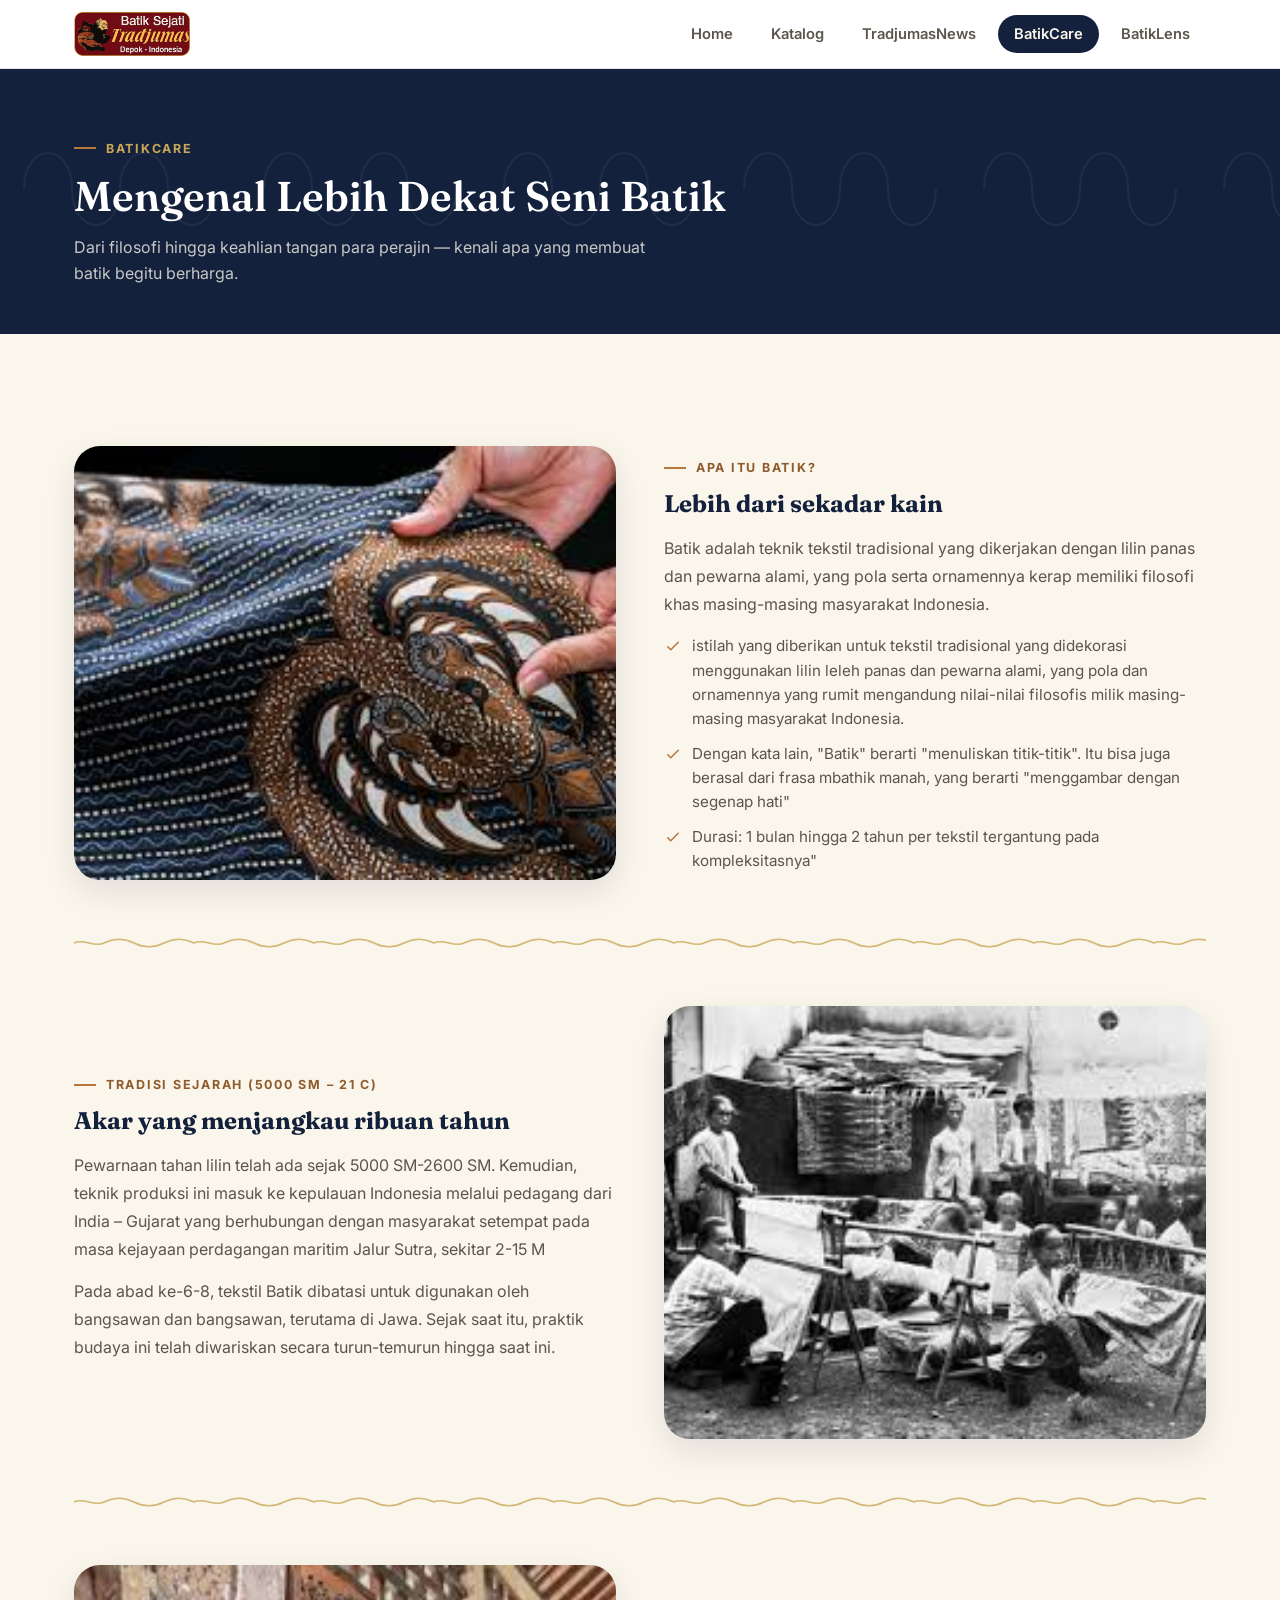
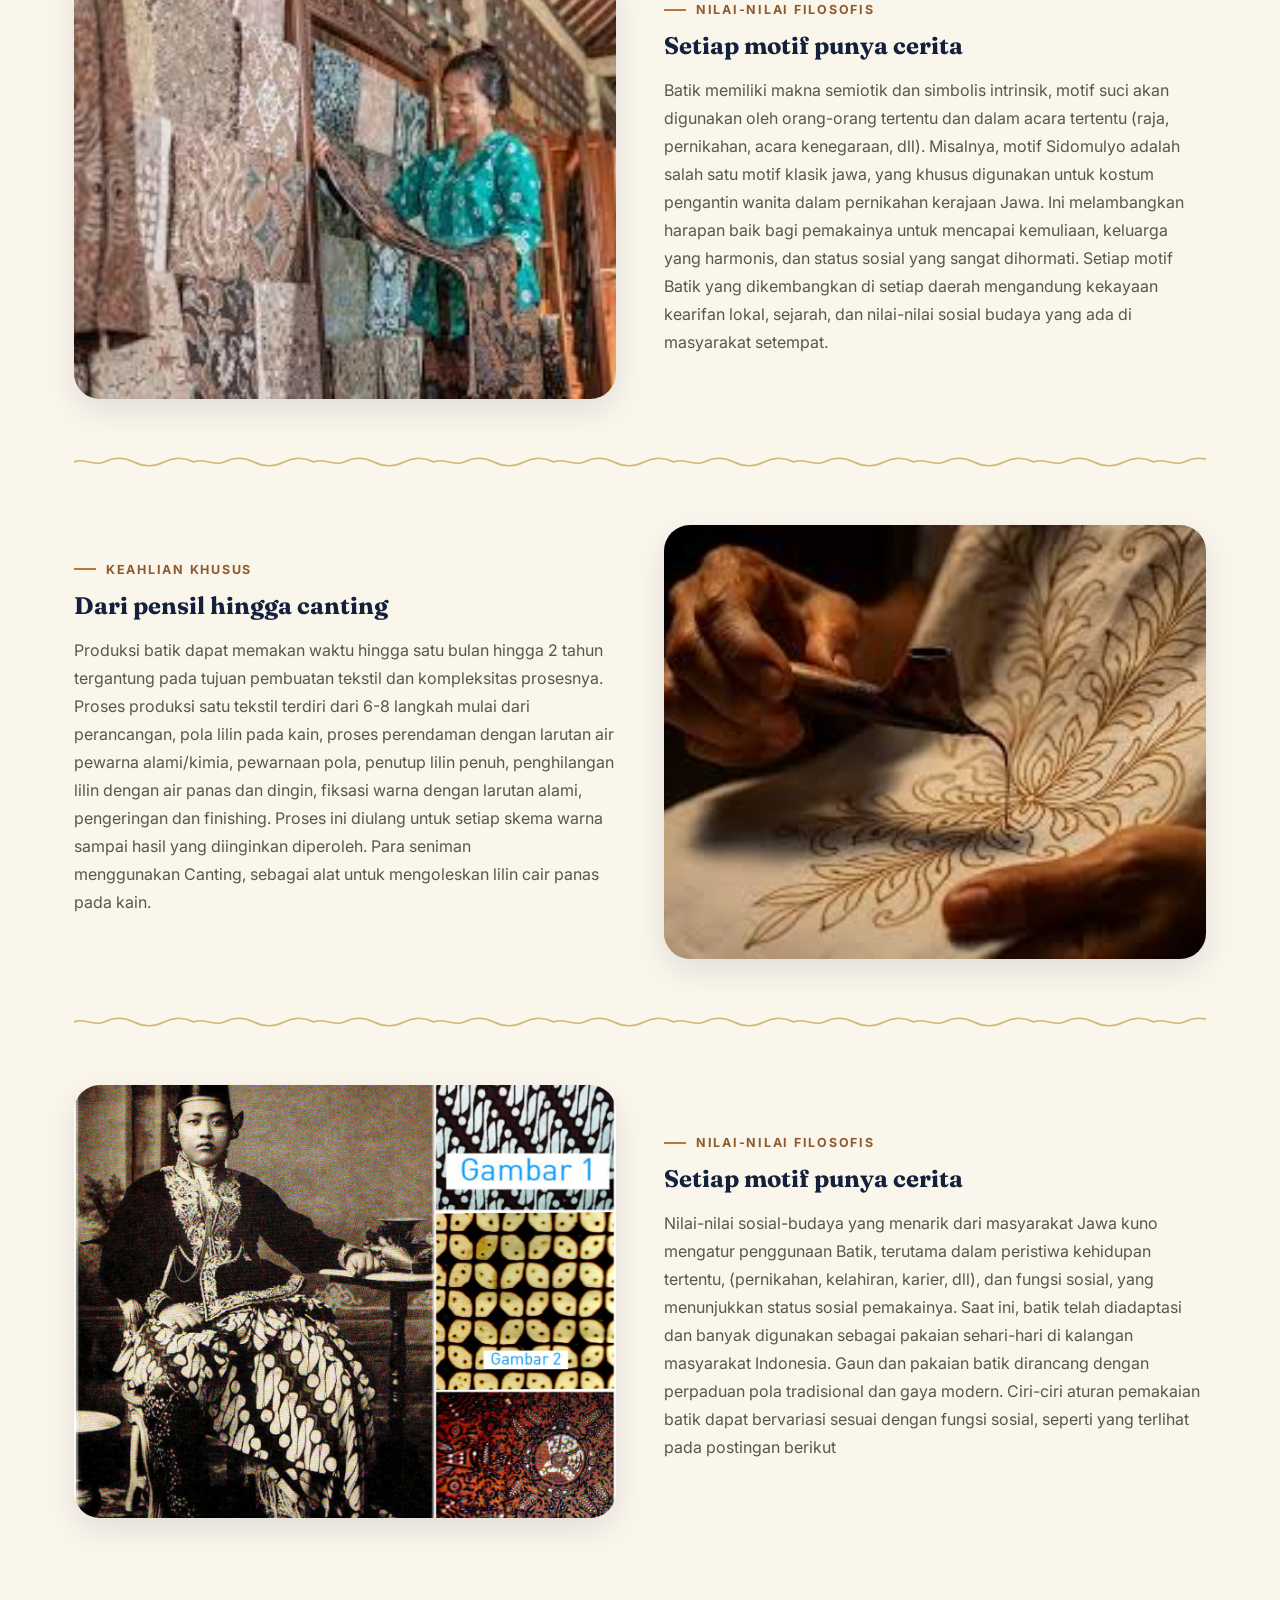
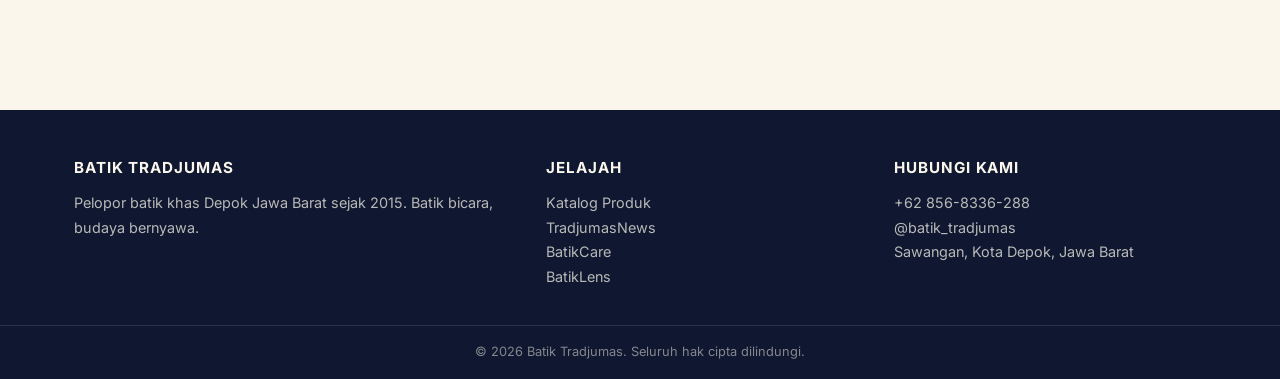
<file: batikcare.html>
<!DOCTYPE html>
<html lang="id">
<head>
<meta charset="UTF-8">
<meta name="viewport" content="width=device-width, initial-scale=1.0">
<title>BatikCare — Batik Tradjumas</title>
<meta name="description" content="Pelajari apa itu batik, tradisi sejarah, nilai-nilai filosofis, dan keahlian khusus di balik pembuatan kain batik.">
<link rel="stylesheet" href="css/style.css">
</head>
<body>
<a href="#main" class="skip-link">Lewati ke konten utama</a>

<header class="navbar">
  <div class="nav-inner">
    <a href="index.html" class="brand">
      <span class="brand-mark">
        <img src="images/logo.png" alt="Logo Batik Sejati Tradjumas - Depok Indonesia">
      </span>
    </a>
    <button class="nav-toggle" aria-label="Buka menu navigasi" aria-expanded="false">
      <svg viewBox="0 0 24 24" fill="none" stroke="currentColor" stroke-width="2"><path d="M3 6h18M3 12h18M3 18h18" stroke-linecap="round"/></svg>
    </button>
    <nav class="nav-links" aria-label="Navigasi utama">
      <a href="index.html">Home</a>
      <a href="katalog.html">Katalog</a>
      <a href="tradjumasnews.html">TradjumasNews</a>
      <a href="batikcare.html" class="active">BatikCare</a>
      <a href="batiklens.html">BatikLens</a>
    </nav>
  </div>
</header>

<main id="main">
  <div class="page-header">
    <div class="container">
      <span class="section-label">BatikCare</span>
      <h1>Mengenal Lebih Dekat Seni Batik</h1>
      <p>Dari filosofi hingga keahlian tangan para perajin — kenali apa yang membuat batik begitu berharga.</p>
    </div>
  </div>

  <section class="section-tight">
    <div class="container">

      <!-- Apa itu batik -->
      <div class="care-block">
        <div class="care-photo">
          <img src="images/batikcare.jpeg" alt="Proses pembuatan batik tradisional dengan canting">
        </div>
        <div class="care-text">
          <span class="section-label">Apa Itu Batik?</span>
          <h3>Lebih dari sekadar kain</h3>
          <p>Batik adalah teknik tekstil tradisional yang dikerjakan dengan lilin panas dan pewarna alami, yang pola serta ornamennya kerap memiliki filosofi khas masing-masing masyarakat Indonesia.</p>
          <ul>
            <li>
              <svg viewBox="0 0 24 24" fill="none" stroke="currentColor" stroke-width="2"><path d="M5 13l4 4L19 7" stroke-linecap="round" stroke-linejoin="round"/></svg>
              <span>istilah yang diberikan untuk tekstil tradisional yang didekorasi menggunakan lilin leleh panas dan pewarna alami, yang pola dan ornamennya yang rumit mengandung nilai-nilai filosofis milik masing-masing masyarakat Indonesia.</span>
            </li>
            <li>
              <svg viewBox="0 0 24 24" fill="none" stroke="currentColor" stroke-width="2"><path d="M5 13l4 4L19 7" stroke-linecap="round" stroke-linejoin="round"/></svg>
              <span>Dengan kata lain, "Batik" berarti "menuliskan titik-titik". Itu bisa juga berasal dari frasa mbathik manah, yang berarti "menggambar dengan segenap hati"</span>
            </li>
            <li>
              <svg viewBox="0 0 24 24" fill="none" stroke="currentColor" stroke-width="2"><path d="M5 13l4 4L19 7" stroke-linecap="round" stroke-linejoin="round"/></svg>
              <span>Durasi: 1 bulan hingga 2 tahun per tekstil tergantung pada kompleksitasnya"</span>
            </li>
          </ul>
        </div>
      </div>

      <div class="canting-divider care-divider"></div>

      <!-- Tradisi sejarah -->
      <div class="care-block reverse">
        <div class="care-photo">
          <img src="images/batikcare2.jpg" alt="Dokumentasi sejarah perdagangan batik di pasar tradisional">
        </div>
        <div class="care-text">
          <span class="section-label">Tradisi Sejarah (5000 SM – 21 C)</span>
          <h3>Akar yang menjangkau ribuan tahun</h3>
          <p>Pewarnaan tahan lilin telah ada sejak 5000 SM-2600 SM. Kemudian, teknik produksi ini masuk ke kepulauan Indonesia melalui pedagang dari India – Gujarat yang berhubungan dengan masyarakat setempat pada masa kejayaan perdagangan maritim Jalur Sutra, sekitar 2-15 M</p>
          <p> Pada abad ke-6-8, tekstil Batik dibatasi untuk digunakan oleh bangsawan dan bangsawan, terutama di Jawa. Sejak saat itu, praktik budaya ini telah diwariskan secara turun-temurun hingga saat ini.</p>
        </div>
      </div>

      <div class="canting-divider care-divider"></div>

      <!-- Nilai filosofis -->
      <div class="care-block">
        <div class="care-photo">
          <img src="images/batikcare3.jpeg" alt="Perajin mengenakan kain batik dengan motif penuh makna filosofis">
        </div>
        <div class="care-text">
          <span class="section-label">Nilai-Nilai Filosofis</span>
          <h3>Setiap motif punya cerita</h3>
          <p>Batik memiliki makna semiotik dan simbolis intrinsik, motif suci akan digunakan oleh orang-orang tertentu dan dalam acara tertentu (raja, pernikahan, acara kenegaraan, dll). Misalnya, motif Sidomulyo adalah salah satu motif klasik jawa, yang khusus digunakan untuk kostum pengantin wanita dalam pernikahan kerajaan Jawa. Ini melambangkan harapan baik bagi pemakainya untuk mencapai kemuliaan, keluarga yang harmonis, dan status sosial yang sangat dihormati. Setiap motif Batik yang dikembangkan di setiap daerah mengandung kekayaan kearifan lokal, sejarah, dan nilai-nilai sosial budaya yang ada di masyarakat setempat.</p>
        </div>
      </div>

      <div class="canting-divider care-divider"></div>

      <!-- Keahlian khusus -->
      <div class="care-block reverse">
        <div class="care-photo">
          <img src="images/batikcare4.jpeg" alt="Tangan perajin mengaplikasikan canting pada kain batik">
        </div>
        <div class="care-text">
          <span class="section-label">Keahlian Khusus</span>
          <h3>Dari pensil hingga canting</h3>
          <p>Produksi batik dapat memakan waktu hingga satu bulan hingga 2 tahun tergantung pada tujuan pembuatan tekstil dan kompleksitas prosesnya. Proses produksi satu tekstil terdiri dari 6-8 langkah mulai dari perancangan, pola lilin pada kain, proses perendaman dengan larutan air pewarna alami/kimia, pewarnaan pola, penutup lilin penuh, penghilangan lilin dengan air panas dan dingin, fiksasi warna dengan larutan alami, pengeringan dan finishing. Proses ini diulang untuk setiap skema warna sampai hasil yang diinginkan diperoleh. Para seniman menggunakan Canting, sebagai alat untuk mengoleskan lilin cair panas pada kain.</p>
        </div>
      </div>
        <div class="canting-divider care-divider"></div>
         
        <!-- Nilai filosofis -->
      <div class="care-block">
        <div class="care-photo">
          <img src="images/batikcare5.jpg" alt="Perajin mengenakan kain batik dengan motif penuh makna filosofis">
        </div>
        <div class="care-text">
          <span class="section-label">Nilai-Nilai Filosofis</span>
          <h3>Setiap motif punya cerita</h3>
          <p>Nilai-nilai sosial-budaya yang menarik dari masyarakat Jawa kuno mengatur penggunaan Batik, terutama dalam peristiwa kehidupan tertentu, (pernikahan, kelahiran, karier, dll), dan fungsi sosial, yang menunjukkan status sosial pemakainya. Saat ini, batik telah diadaptasi dan banyak digunakan sebagai pakaian sehari-hari di kalangan masyarakat Indonesia. Gaun dan pakaian batik dirancang dengan perpaduan pola tradisional dan gaya modern. Ciri-ciri aturan pemakaian batik dapat bervariasi sesuai dengan fungsi sosial, seperti yang terlihat pada postingan berikut</p>
        </div>
      </div>
    </div>
  </section>
</main>

<footer class="site-footer">
  <div class="container footer-grid">
    <div>
      <h4>Batik Tradjumas</h4>
      <p>Pelopor batik khas Depok Jawa Barat sejak 2015. Batik bicara, budaya bernyawa.</p>
    </div>
    <div>
      <h4>Jelajah</h4>
      <p><a href="katalog.html">Katalog Produk</a></p>
      <p><a href="tradjumasnews.html">TradjumasNews</a></p>
      <p><a href="batikcare.html">BatikCare</a></p>
      <p><a href="batiklens.html">BatikLens</a></p>
    </div>
    <div>
      <h4>Hubungi Kami</h4>
      <p>+62 856-8336-288</p>
      <p>@batik_tradjumas</p>
      <p>Sawangan, Kota Depok, Jawa Barat</p>
    </div>
  </div>
  <div class="footer-bottom">&copy; 2026 Batik Tradjumas. Seluruh hak cipta dilindungi.</div>
</footer>

<script src="js/nav.js"></script>
</body>
</html>
</file>
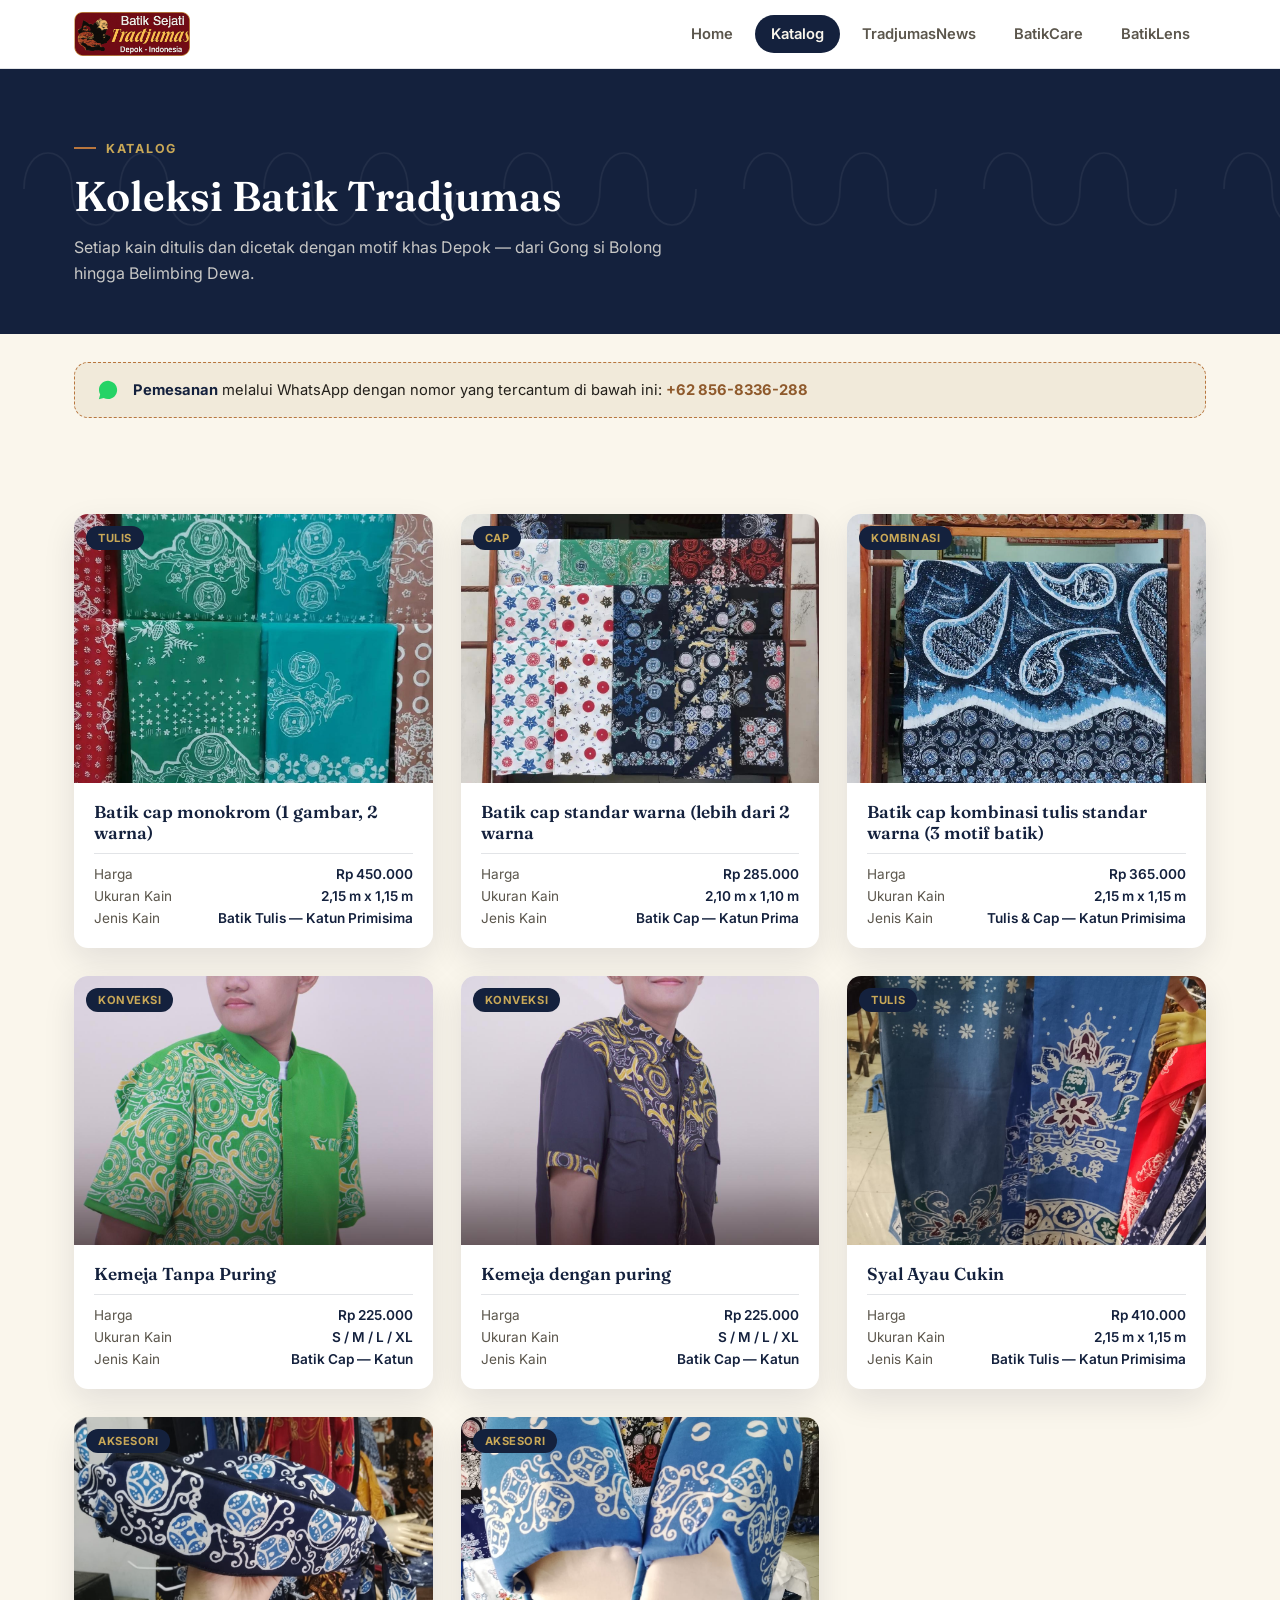
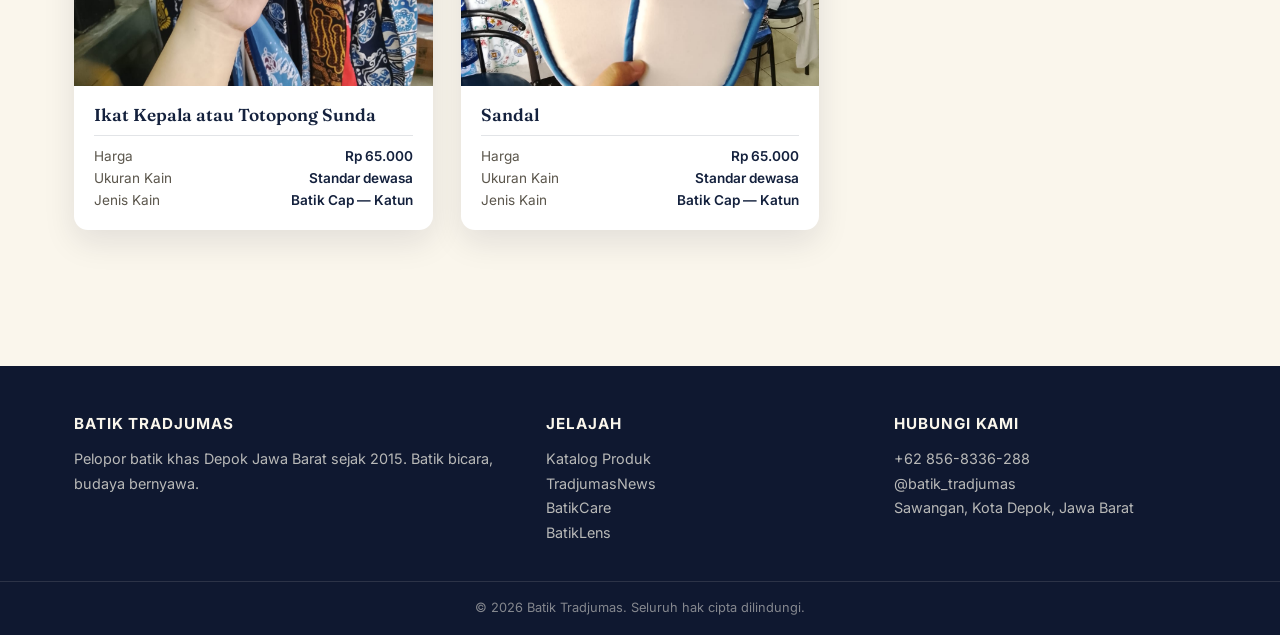
<file: katalog.html>
<!DOCTYPE html>
<html lang="id">
<head>
<meta charset="UTF-8">
<meta name="viewport" content="width=device-width, initial-scale=1.0">
<title>Katalog — Batik Tradjumas</title>
<meta name="description" content="Jelajahi koleksi kain dan produk batik Tradjumas. Pemesanan langsung melalui WhatsApp.">
<link rel="stylesheet" href="css/style.css">
</head>
<body>
<a href="#main" class="skip-link">Lewati ke konten utama</a>

<header class="navbar">
  <div class="nav-inner">
    <a href="index.html" class="brand">
      <span class="brand-mark">
        <img src="images/logo.png" alt="Logo Batik Sejati Tradjumas - Depok Indonesia">
      </span>
    </a>
    <button class="nav-toggle" aria-label="Buka menu navigasi" aria-expanded="false">
      <svg viewBox="0 0 24 24" fill="none" stroke="currentColor" stroke-width="2"><path d="M3 6h18M3 12h18M3 18h18" stroke-linecap="round"/></svg>
    </button>
    <nav class="nav-links" aria-label="Navigasi utama">
      <a href="index.html">Home</a>
      <a href="katalog.html" class="active">Katalog</a>
      <a href="tradjumasnews.html">TradjumasNews</a>
      <a href="batikcare.html">BatikCare</a>
      <a href="batiklens.html">BatikLens</a>
    </nav>
  </div>
</header>

<main id="main">
  <div class="page-header">
    <div class="container">
      <span class="section-label">Katalog</span>
      <h1>Koleksi Batik Tradjumas</h1>
      <p>Setiap kain ditulis dan dicetak dengan motif khas Depok — dari Gong si Bolong hingga Belimbing Dewa.</p>
    </div>
  </div>

  <div class="container">
    <div class="order-banner">
      <svg viewBox="0 0 24 24" fill="currentColor"><path d="M12.04 2C6.58 2 2.13 6.45 2.13 11.91c0 1.74.46 3.44 1.32 4.93L2 22l5.27-1.38a9.9 9.9 0 0 0 4.77 1.21h.01c5.46 0 9.9-4.45 9.9-9.91 0-2.65-1.03-5.13-2.9-7C16.25 3.03 13.79 2 12.04 2Z"/></svg>
      <span><strong>Pemesanan</strong> melalui WhatsApp dengan nomor yang tercantum di bawah ini: <a href="https://wa.me/6285683362288" target="_blank" rel="noopener">+62 856-8336-288</a></span>
    </div>
  </div>

  <section class="section-tight">
    <div class="container">
      <div class="catalog-grid" id="catalogGrid">
        <!-- Cards are rendered by katalog.js from dummy data -->
      </div>
    </div>
  </section>
</main>

<footer class="site-footer">
  <div class="container footer-grid">
    <div>
      <h4>Batik Tradjumas</h4>
      <p>Pelopor batik khas Depok Jawa Barat sejak 2015. Batik bicara, budaya bernyawa.</p>
    </div>
    <div>
      <h4>Jelajah</h4>
      <p><a href="katalog.html">Katalog Produk</a></p>
      <p><a href="tradjumasnews.html">TradjumasNews</a></p>
      <p><a href="batikcare.html">BatikCare</a></p>
      <p><a href="batiklens.html">BatikLens</a></p>
    </div>
    <div>
      <h4>Hubungi Kami</h4>
      <p>+62 856-8336-288</p>
      <p>@batik_tradjumas</p>
      <p>Sawangan, Kota Depok, Jawa Barat</p>
    </div>
  </div>
  <div class="footer-bottom">&copy; 2026 Batik Tradjumas. Seluruh hak cipta dilindungi.</div>
</footer>

<script src="js/nav.js"></script>
<script src="js/katalog.js"></script>
</body>
</html>
</file>
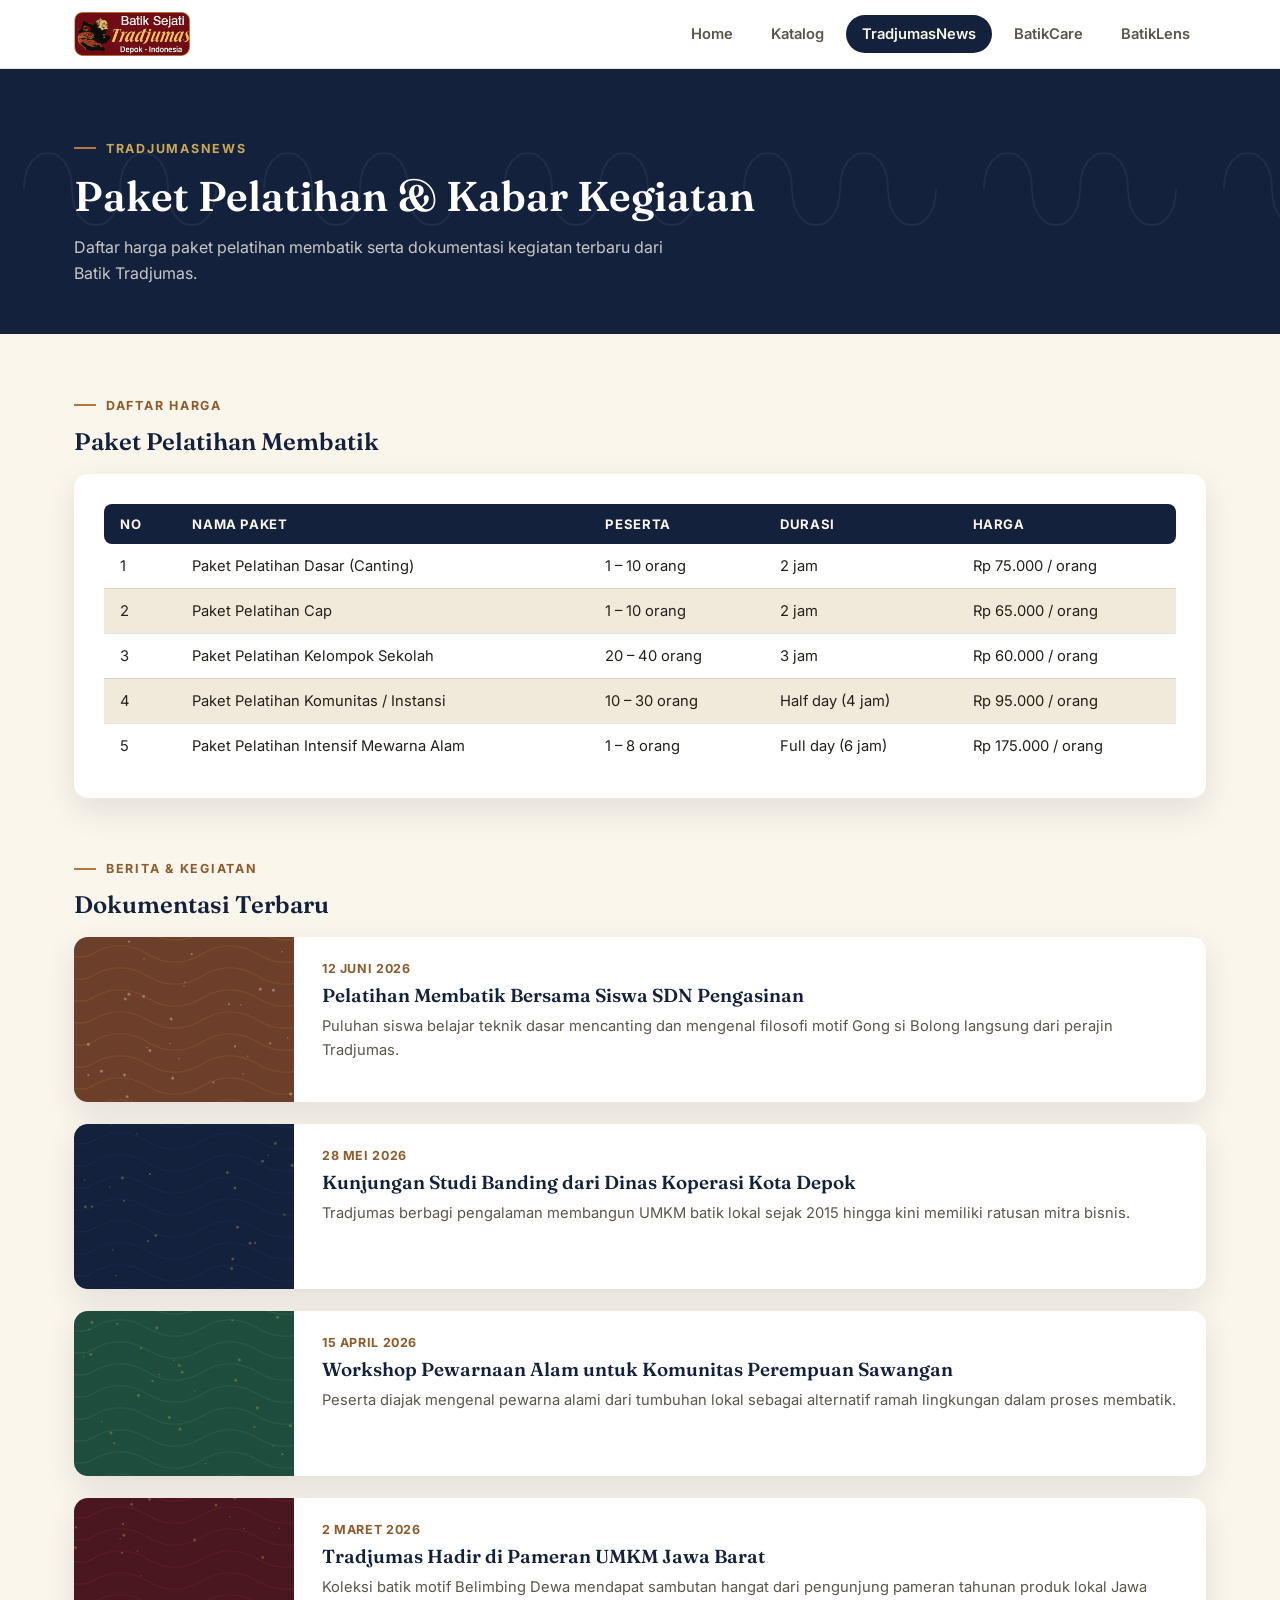
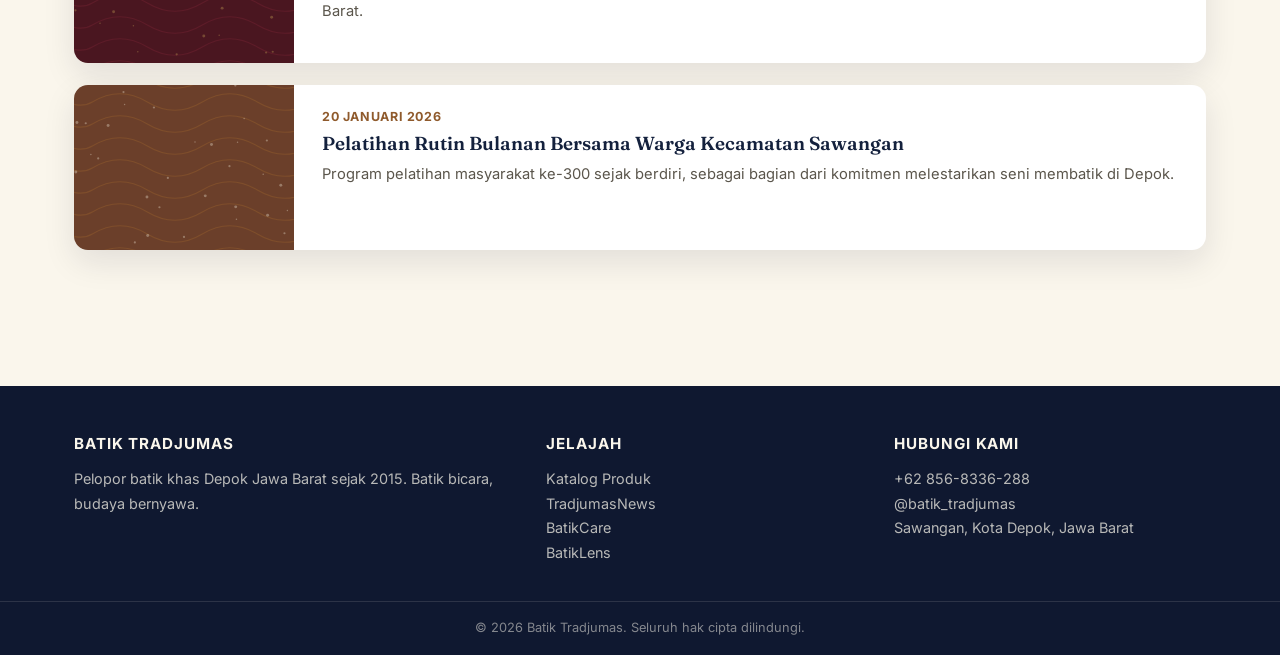
<file: tradjumasnews.html>
<!DOCTYPE html>
<html lang="id">
<head>
<meta charset="UTF-8">
<meta name="viewport" content="width=device-width, initial-scale=1.0">
<title>TradjumasNews — Batik Tradjumas</title>
<meta name="description" content="Paket pelatihan membatik dan kabar terbaru kegiatan Batik Tradjumas.">
<link rel="stylesheet" href="css/style.css">
</head>
<body>
<a href="#main" class="skip-link">Lewati ke konten utama</a>

<header class="navbar">
  <div class="nav-inner">
    <a href="index.html" class="brand">
      <span class="brand-mark">
        <img src="images/logo.png" alt="Logo Batik Sejati Tradjumas - Depok Indonesia">
      </span>
    </a>
    <button class="nav-toggle" aria-label="Buka menu navigasi" aria-expanded="false">
      <svg viewBox="0 0 24 24" fill="none" stroke="currentColor" stroke-width="2"><path d="M3 6h18M3 12h18M3 18h18" stroke-linecap="round"/></svg>
    </button>
    <nav class="nav-links" aria-label="Navigasi utama">
      <a href="index.html">Home</a>
      <a href="katalog.html">Katalog</a>
      <a href="tradjumasnews.html" class="active">TradjumasNews</a>
      <a href="batikcare.html">BatikCare</a>
      <a href="batiklens.html">BatikLens</a>
    </nav>
  </div>
</header>

<main id="main">
  <div class="page-header">
    <div class="container">
      <span class="section-label">TradjumasNews</span>
      <h1>Paket Pelatihan &amp; Kabar Kegiatan</h1>
      <p>Daftar harga paket pelatihan membatik serta dokumentasi kegiatan terbaru dari Batik Tradjumas.</p>
    </div>
  </div>

  <section class="section-tight">
    <div class="container">
      <span class="section-label">Daftar Harga</span>
      <h2 class="section-title" style="font-size:1.5rem;">Paket Pelatihan Membatik</h2>

      <div class="price-table-wrap">
        <table class="price-table">
          <thead>
            <tr>
              <th>No</th>
              <th>Nama Paket</th>
              <th>Peserta</th>
              <th>Durasi</th>
              <th>Harga</th>
            </tr>
          </thead>
          <tbody id="priceTableBody">
            <!-- rendered by tradjumasnews.js -->
          </tbody>
        </table>
      </div>

      <span class="section-label">Berita &amp; Kegiatan</span>
      <h2 class="section-title" style="font-size:1.5rem;">Dokumentasi Terbaru</h2>

      <div class="news-list" id="newsList">
        <!-- rendered by tradjumasnews.js -->
      </div>
    </div>
  </section>
</main>

<footer class="site-footer">
  <div class="container footer-grid">
    <div>
      <h4>Batik Tradjumas</h4>
      <p>Pelopor batik khas Depok Jawa Barat sejak 2015. Batik bicara, budaya bernyawa.</p>
    </div>
    <div>
      <h4>Jelajah</h4>
      <p><a href="katalog.html">Katalog Produk</a></p>
      <p><a href="tradjumasnews.html">TradjumasNews</a></p>
      <p><a href="batikcare.html">BatikCare</a></p>
      <p><a href="batiklens.html">BatikLens</a></p>
    </div>
    <div>
      <h4>Hubungi Kami</h4>
      <p>+62 856-8336-288</p>
      <p>@batik_tradjumas</p>
      <p>Sawangan, Kota Depok, Jawa Barat</p>
    </div>
  </div>
  <div class="footer-bottom">&copy; 2026 Batik Tradjumas. Seluruh hak cipta dilindungi.</div>
</footer>

<script src="js/nav.js"></script>
<script src="js/tradjumasnews.js"></script>
</body>
</html>
</file>
<file: css/style.css>
/* ==========================================================================
   Batik Tradjumas — Design System
   Palette: Indigo malam #14213D, Gading #FAF6EC, Tembaga #B8763E,
            Emas pudar #C9A857, Sogan coklat #6B3F2A
   Type: 'Fraunces' (display, traditional-modern serif) + 'Inter' (body/UI)
   Signature: canting-line motif (hand-drawn wax line) used as dividers,
              loaders and the BatikLens scan frame.
   ========================================================================== */

@import url('https://fonts.googleapis.com/css2?family=Fraunces:ital,opsz,wght@0,9..144,300;0,9..144,500;0,9..144,600;0,9..144,700;1,9..144,500&family=Inter:wght@400;500;600;700&display=swap');

:root{
  --indigo-900:#0f1830;
  --indigo-800:#14213D;
  --indigo-700:#1d2f54;
  --indigo-soft:#2a3f6b;
  --gading:#FAF6EC;
  --gading-dim:#F1EADA;
  --tembaga:#B8763E;
  --tembaga-dark:#8f5a2c;
  --emas:#C9A857;
  --sogan:#6B3F2A;
  --ink:#23201b;
  --ink-soft:#5b564c;
  --white:#ffffff;
  --line:rgba(20,33,61,0.12);
  --shadow:0 12px 32px rgba(15,24,48,0.10);
  --radius-sm:6px;
  --radius-md:14px;
  --radius-lg:26px;
  --font-display:'Fraunces', serif;
  --font-body:'Inter', sans-serif;
}

*,*::before,*::after{ box-sizing:border-box; }
html{ scroll-behavior:smooth; }
body{
  margin:0;
  font-family:var(--font-body);
  color:var(--ink);
  background:var(--gading);
  -webkit-font-smoothing:antialiased;
}
img{ max-width:100%; display:block; }
a{ color:inherit; text-decoration:none; }
ul{ margin:0; padding:0; list-style:none; }
button{ font-family:inherit; cursor:pointer; }
h1,h2,h3,h4{ font-family:var(--font-display); margin:0; color:var(--indigo-800); }
p{ margin:0; }

.container{
  max-width:1180px;
  margin:0 auto;
  padding:0 24px;
}

/* Skip link for keyboard users */
.skip-link{
  position:absolute; left:-999px; top:0;
  background:var(--indigo-800); color:var(--gading);
  padding:10px 18px; z-index:999; border-radius:0 0 8px 0;
}
.skip-link:focus{ left:0; }

:focus-visible{
  outline:3px solid var(--emas);
  outline-offset:2px;
}

/* ----------------------------- Navbar ---------------------------------- */
.navbar{
  position:sticky; top:0; z-index:100;
  background:var(--white);
  border-bottom:1px solid var(--line);
}
.navbar .nav-inner{
  display:flex; align-items:center; justify-content:space-between;
  padding:12px 24px;
  max-width:1180px; margin:0 auto;
}
.brand{
  display:flex; align-items:center; gap:12px;
}
.brand-mark{
  height:44px; width:auto;
  display:flex; align-items:center; justify-content:center;
  flex-shrink:0;
}
.brand-mark img{
  height:100%;
  width:auto;
  display:block;
}
.nav-links{
  display:flex; gap:6px; align-items:center;
}
.nav-links a{
  padding:10px 16px; border-radius:999px;
  font-size:0.92rem; font-weight:600; color:var(--ink-soft);
  transition:background .2s, color .2s;
}
.nav-links a:hover{ background:var(--gading-dim); color:var(--indigo-800); }
.nav-links a.active{
  background:var(--indigo-800); color:var(--gading);
}
.nav-toggle{
  display:none; background:none; border:none; padding:8px;
}
.nav-toggle span, .nav-toggle::before, .nav-toggle::after{ display:none; }
.nav-toggle svg{ width:26px; height:26px; color:var(--indigo-800); }

@media (max-width:860px){
  .nav-toggle{ display:block; }
  .nav-links{
    position:absolute; top:100%; left:0; right:0;
    background:var(--white);
    flex-direction:column; align-items:stretch;
    padding:8px 16px 16px;
    border-bottom:1px solid var(--line);
    display:none;
  }
  .nav-links.open{ display:flex; }
  .nav-links a{ padding:12px 16px; }
}

/* ------------------------------ Footer ---------------------------------- */
.site-footer{
  background:var(--indigo-900);
  color:var(--gading-dim);
  padding:48px 0 20px;
  margin-top:80px;
}
.site-footer .footer-grid{
  display:grid; grid-template-columns:1.4fr 1fr 1fr; gap:36px;
}
.site-footer h4{
  color:var(--gading); font-size:0.95rem; margin-bottom:14px;
  text-transform:uppercase; letter-spacing:.06em; font-family:var(--font-body); font-weight:700;
}
.site-footer p, .site-footer a{ font-size:0.9rem; color:rgba(250,246,236,0.72); line-height:1.7; }
.site-footer a:hover{ color:var(--emas); }
.footer-bottom{
  margin-top:36px; padding-top:18px; border-top:1px solid rgba(250,246,236,0.12);
  font-size:0.8rem; text-align:center; color:rgba(250,246,236,0.5);
}
@media (max-width:760px){
  .site-footer .footer-grid{ grid-template-columns:1fr; gap:28px; }
}

/* ----------------------------- Canting motif ----------------------------- */
/* A hand-drawn wax line used as a section divider — the page's signature */
.canting-divider{
  width:100%; height:14px;
  background-image:url("data:image/svg+xml,%3Csvg xmlns='http://www.w3.org/2000/svg' width='120' height='14' viewBox='0 0 120 14'%3E%3Cpath d='M0 7 C 10 2, 20 12, 30 7 S 50 2, 60 7 S 80 12, 90 7 S 110 2, 120 7' stroke='%23C9A857' stroke-width='1.6' fill='none' stroke-linecap='round'/%3E%3C/svg%3E");
  background-repeat:repeat-x;
  background-size:120px 14px;
  opacity:.8;
}

/* ------------------------------ Buttons ---------------------------------- */
.btn{
  display:inline-flex; align-items:center; justify-content:center; gap:8px;
  padding:13px 26px; border-radius:999px; border:none;
  font-weight:600; font-size:0.95rem;
  transition:transform .15s ease, box-shadow .15s ease, background .2s;
}
.btn-primary{
  background:var(--tembaga); color:var(--white);
  box-shadow:0 8px 20px rgba(184,118,62,0.32);
}
.btn-primary:hover{ background:var(--tembaga-dark); transform:translateY(-2px); }
.btn-outline{
  background:transparent; color:var(--gading); border:1.5px solid rgba(250,246,236,0.55);
}
.btn-outline:hover{ background:rgba(250,246,236,0.12); }
.btn-ghost{
  background:var(--white); color:var(--indigo-800); border:1.5px solid var(--line);
}
.btn-ghost:hover{ border-color:var(--tembaga); color:var(--tembaga); }
.btn:disabled{ opacity:.5; cursor:not-allowed; transform:none !important; }
.btn[hidden]{ display:none !important; }

/* ------------------------------ Hero -------------------------------------- */
.hero{
  position:relative;
  min-height:78vh;
  display:flex; align-items:center;
  overflow:hidden;
  background:var(--indigo-900);
}
.hero-bg{
  position:absolute; inset:0;
  background-size:cover; background-position:center;
  opacity:0.5;
}
.hero-bg::after{ content:''; }
.hero-overlay{
  position:absolute; inset:0;
  background:linear-gradient(115deg, rgba(15,24,48,0.95) 18%, rgba(15,24,48,0.55) 55%, rgba(15,24,48,0.25) 100%);
}
.hero-content{
  position:relative; z-index:2;
  max-width:1180px; margin:0 auto; padding:0 24px;
  width:100%;
}
.hero-eyebrow{
  display:inline-flex; align-items:center; gap:10px;
  color:var(--emas); font-size:0.8rem; letter-spacing:.14em; text-transform:uppercase;
  font-weight:600; margin-bottom:22px;
}
.hero-eyebrow::before{ content:''; width:28px; height:1px; background:var(--emas); }
.hero h1{
  color:var(--white); font-weight:600;
  font-size:clamp(2.4rem, 6vw, 4.2rem);
  line-height:1.05;
  margin-bottom:18px;
}
.hero h1 em{
  font-style:italic; color:var(--emas); font-weight:500;
}
.hero-tagline{
  color:rgba(250,246,236,0.82);
  font-size:1.05rem; max-width:480px; margin-bottom:32px; line-height:1.6;
}
.hero-actions{ display:flex; gap:14px; flex-wrap:wrap; }

@media (max-width:760px){
  .hero{ min-height:auto; padding:64px 0 56px; }
}

/* ------------------------------ Sections ---------------------------------- */
.section{ padding:84px 0; }
.section-tight{ padding:56px 0; }
.section-label{
  display:inline-flex; align-items:center; gap:10px;
  color:var(--tembaga-dark); font-size:0.78rem; font-weight:700;
  letter-spacing:.14em; text-transform:uppercase; margin-bottom:14px;
}
.section-label::before{ content:''; width:22px; height:2px; background:var(--tembaga); }
.section-title{
  font-size:clamp(1.7rem, 3.4vw, 2.4rem); font-weight:600; margin-bottom:18px;
}
.section-intro{
  color:var(--ink-soft); max-width:640px; font-size:1.02rem; line-height:1.7;
}

/* ------------------------------ About -------------------------------------- */
.about-grid{
  display:grid; grid-template-columns:0.85fr 1.15fr; gap:56px; align-items:center;
  margin-top:44px;
}
.about-photo{
  position:relative; border-radius:var(--radius-lg); overflow:hidden;
  box-shadow:var(--shadow);
  aspect-ratio:4/5;
}
.about-photo img{ width:100%; height:100%; object-fit:cover; }
.about-text p{ color:var(--ink-soft); line-height:1.85; font-size:1rem; }
.about-text strong{ color:var(--indigo-800); }

.stat-row{
  display:grid; grid-template-columns:repeat(3,1fr);
  gap:24px; margin-top:60px; text-align:center; position:relative;
}
.stat-row::before{
  content:''; position:absolute; top:38px; left:18%; right:18%; height:1px;
  background:repeating-linear-gradient(90deg, var(--emas) 0 6px, transparent 6px 12px);
  z-index:0;
}
.stat{ position:relative; z-index:1; }
.stat-circle{
  width:96px; height:96px; border-radius:50%;
  background:var(--indigo-800);
  color:var(--gading);
  display:flex; align-items:center; justify-content:center;
  margin:0 auto 14px; border:3px solid var(--emas);
  font-family:var(--font-display); font-weight:700; font-size:1.18rem;
}
.stat-label{ font-size:0.88rem; color:var(--ink-soft); font-weight:600; }

@media (max-width:860px){
  .about-grid{ grid-template-columns:1fr; }
  .about-photo{ max-width:340px; margin:0 auto; }
  .stat-row{ grid-template-columns:1fr; gap:36px; }
  .stat-row::before{ display:none; }
}

/* ------------------------------ Contact strip ---------------------------------- */
.contact-strip{
  margin-top:64px; padding-top:44px; border-top:1px solid var(--line);
  display:flex; flex-wrap:wrap; align-items:center; justify-content:space-between; gap:24px;
}
.contact-address{
  display:flex; gap:12px; align-items:flex-start; color:var(--ink-soft);
  font-size:0.92rem; max-width:420px; line-height:1.6;
}
.contact-address svg{ flex-shrink:0; margin-top:2px; color:var(--tembaga); width:20px; height:20px; }
.contact-socials{ display:flex; gap:14px; }
.social-pill{
  display:flex; align-items:center; gap:10px;
  padding:10px 18px; border-radius:999px;
  background:var(--gading-dim); font-weight:600; font-size:0.9rem;
  transition:background .2s;
}
.social-pill:hover{ background:var(--emas); color:var(--white); }
.social-pill svg{ width:20px; height:20px; }
.social-pill.whatsapp svg{ color:#25D366; }
.social-pill.instagram svg{ color:#C13584; }
.social-pill:hover svg{ color:var(--white) !important; }

/* ------------------------------ Page header (inner pages) ---------------------------------- */
.page-header{
  background:var(--indigo-800);
  padding:64px 0 48px;
  position:relative; overflow:hidden;
}
.page-header::after{
  content:''; position:absolute; inset:0;
  background-image:url("data:image/svg+xml,%3Csvg xmlns='http://www.w3.org/2000/svg' width='200' height='200'%3E%3Cg fill='none' stroke='%23ffffff' stroke-opacity='0.06' stroke-width='1.4'%3E%3Cpath d='M20 100 C 20 60, 60 60, 60 100 S 100 140, 100 100 S 140 60, 140 100 S 180 140, 180 100'/%3E%3C/g%3E%3C/svg%3E");
  background-size:240px;
}
.page-header .container{ position:relative; z-index:1; }
.page-header .section-label{ color:var(--emas); }
.page-header h1{ color:var(--white); font-size:clamp(1.8rem,4vw,2.6rem); font-weight:600; }
.page-header p{ color:rgba(250,246,236,0.78); margin-top:12px; max-width:600px; line-height:1.65; }

/* ------------------------------ Order banner (Katalog) ---------------------------------- */
.order-banner{
  background:var(--gading-dim);
  border:1px dashed var(--tembaga);
  border-radius:var(--radius-md);
  padding:16px 22px;
  display:flex; align-items:center; gap:14px; flex-wrap:wrap;
  margin:28px auto 40px;
  max-width:1180px;
  font-size:0.92rem;
}
.order-banner svg{ width:22px; height:22px; color:#25D366; flex-shrink:0; }
.order-banner strong{ color:var(--indigo-800); }
.order-banner a{ color:var(--tembaga-dark); font-weight:700; }

/* ------------------------------ Catalog grid ---------------------------------- */
.catalog-grid{
  display:grid; grid-template-columns:repeat(3, 1fr); gap:28px;
}
.batik-card{
  background:var(--white); border-radius:var(--radius-md);
  overflow:hidden; box-shadow:var(--shadow);
  transition:transform .2s ease, box-shadow .2s ease;
  display:flex; flex-direction:column;
}
.batik-card:hover{ transform:translateY(-6px); box-shadow:0 18px 38px rgba(15,24,48,0.16); }
.batik-card .card-img{ aspect-ratio:4/3; overflow:hidden; position:relative; background:var(--gading-dim); }
.batik-card .card-img img{ width:100%; height:100%; object-fit:cover; transition:transform .4s ease; }
.batik-card:hover .card-img img{ transform:scale(1.06); }
.card-tag{
  position:absolute; top:12px; left:12px;
  background:var(--indigo-800); color:var(--emas);
  font-size:0.7rem; font-weight:700; letter-spacing:.05em;
  padding:5px 12px; border-radius:999px; text-transform:uppercase;
}
.card-body{ padding:18px 20px 22px; flex:1; display:flex; flex-direction:column; }
.card-body h3{ font-size:1.08rem; margin-bottom:10px; font-weight:600; }
.card-meta{ display:flex; flex-direction:column; gap:6px; margin-top:auto; padding-top:12px; border-top:1px solid var(--line); }
.card-meta-row{ display:flex; justify-content:space-between; font-size:0.85rem; }
.card-meta-row .label{ color:var(--ink-soft); }
.card-meta-row .value{ font-weight:600; color:var(--indigo-800); }
.card-price{ color:var(--tembaga-dark); font-weight:700; }

@media (max-width:980px){ .catalog-grid{ grid-template-columns:repeat(2,1fr); } }
@media (max-width:620px){ .catalog-grid{ grid-template-columns:1fr; } }

/* ------------------------------ News / Story list ---------------------------------- */
.news-list{ display:flex; flex-direction:column; gap:22px; }
.news-card{
  background:var(--white); border-radius:var(--radius-md);
  box-shadow:var(--shadow);
  display:grid; grid-template-columns:220px 1fr;
  overflow:hidden;
}
.news-card .news-img{ aspect-ratio:4/3; overflow:hidden; background:var(--gading-dim); }
.news-card .news-img img{ width:100%; height:100%; object-fit:cover; }
.news-body{ padding:24px 28px; display:flex; flex-direction:column; gap:8px; }
.news-date{ font-size:0.78rem; color:var(--tembaga-dark); font-weight:700; letter-spacing:.05em; text-transform:uppercase; }
.news-body h3{ font-size:1.18rem; font-weight:600; }
.news-body p{ color:var(--ink-soft); font-size:0.92rem; line-height:1.6; }
.news-link{ margin-top:6px; font-weight:700; font-size:0.88rem; color:var(--tembaga); display:inline-flex; align-items:center; gap:6px; }
.news-link svg{ width:16px; height:16px; transition:transform .2s; }
.news-link:hover svg{ transform:translateX(4px); }

@media (max-width:700px){
  .news-card{ grid-template-columns:1fr; }
  .news-card .news-img{ aspect-ratio:16/9; }
}

/* ------------------------------ Price table (TradjumasNews) ---------------------------------- */
.price-table-wrap{
  background:var(--white); border-radius:var(--radius-md); box-shadow:var(--shadow);
  padding:30px; overflow-x:auto; margin-bottom:56px;
}
.price-table{ width:100%; border-collapse:collapse; min-width:520px; }
.price-table th{
  text-align:left; padding:12px 16px; background:var(--indigo-800); color:var(--gading);
  font-size:0.82rem; text-transform:uppercase; letter-spacing:.05em; font-weight:700;
}
.price-table th:first-child{ border-radius:8px 0 0 8px; }
.price-table th:last-child{ border-radius:0 8px 8px 0; }
.price-table td{ padding:13px 16px; border-bottom:1px solid var(--line); font-size:0.92rem; }
.price-table tr:last-child td{ border-bottom:none; }
.price-table tr:nth-child(even) td{ background:var(--gading-dim); }

/* ------------------------------ BatikCare ---------------------------------- */
.care-block{
  display:grid; grid-template-columns:1fr 1fr; gap:48px; align-items:center;
  padding:56px 0;
}
.care-block.reverse{ direction:rtl; }
.care-block.reverse > *{ direction:ltr; }
.care-photo{ border-radius:var(--radius-lg); overflow:hidden; box-shadow:var(--shadow); aspect-ratio:5/4; }
.care-photo img{ width:100%; height:100%; object-fit:cover; }
.care-text h3{ font-size:1.5rem; margin-bottom:16px; }
.care-text p{ color:var(--ink-soft); line-height:1.75; margin-bottom:14px; }
.care-text ul{ display:flex; flex-direction:column; gap:10px; margin-top:16px; }
.care-text li{
  display:flex; gap:10px; align-items:flex-start; color:var(--ink-soft); font-size:0.95rem; line-height:1.6;
}
.care-text li svg{ flex-shrink:0; margin-top:3px; width:18px; height:18px; color:var(--tembaga); }
.care-divider{ margin:0; }

@media (max-width:860px){
  .care-block, .care-block.reverse{ grid-template-columns:1fr; direction:ltr; }
}

/* ------------------------------ BatikLens ---------------------------------- */
.lens-shell{
  max-width:680px; margin:0 auto;
  background:var(--white); border-radius:var(--radius-lg);
  box-shadow:var(--shadow);
  padding:40px;
}
.lens-stage{
  position:relative;
  aspect-ratio:1/1;
  max-width:420px; margin:0 auto 28px;
  border-radius:var(--radius-md);
  background:var(--gading-dim);
  border:2px dashed var(--line);
  display:flex; align-items:center; justify-content:center;
  overflow:hidden;
}
.lens-stage.has-image{ border-style:solid; border-color:var(--tembaga); }
.lens-placeholder{
  display:flex; flex-direction:column; align-items:center; gap:14px;
  color:var(--ink-soft); padding:24px; text-align:center;
}
.lens-placeholder svg{ width:64px; height:64px; color:var(--line); }
.lens-placeholder span{ font-size:0.92rem; }
.lens-stage img, .lens-stage video{
  width:100%; height:100%; object-fit:cover;
}
.lens-stage canvas{ position:absolute; inset:0; width:100%; height:100%; }

/* scan-frame corners — signature touch echoing the canting line */
.scan-corners span{
  position:absolute; width:28px; height:28px; border:3px solid var(--emas);
  opacity:0; transition:opacity .25s;
}
.lens-stage.scanning .scan-corners span{ opacity:1; }
.scan-corners .tl{ top:10px; left:10px; border-right:none; border-bottom:none; }
.scan-corners .tr{ top:10px; right:10px; border-left:none; border-bottom:none; }
.scan-corners .bl{ bottom:10px; left:10px; border-right:none; border-top:none; }
.scan-corners .br{ bottom:10px; right:10px; border-left:none; border-top:none; }
.scan-line{
  position:absolute; left:6%; right:6%; height:2px;
  background:linear-gradient(90deg, transparent, var(--emas), transparent);
  top:0; opacity:0;
}
.lens-stage.scanning .scan-line{ opacity:1; animation:scanmove 1.6s ease-in-out infinite; }
@keyframes scanmove{
  0%{ top:8%; } 50%{ top:88%; } 100%{ top:8%; }
}
@media (prefers-reduced-motion: reduce){
  .lens-stage.scanning .scan-line{ animation:none; top:50%; }
}

.lens-actions{ display:flex; gap:14px; justify-content:center; flex-wrap:wrap; }
.lens-actions input[type="file"]{ display:none; }

.lens-status{
  margin-top:24px; padding:16px 20px; border-radius:var(--radius-sm);
  background:var(--gading-dim); color:var(--ink-soft); font-size:0.9rem;
  text-align:center; line-height:1.6;
  display:none;
}
.lens-status.show{ display:block; }
.lens-status.pending{ border-left:3px solid var(--emas); }

.lens-note{
  margin-top:18px; display:flex; gap:10px; align-items:flex-start;
  font-size:0.82rem; color:var(--ink-soft); background:var(--gading-dim);
  padding:14px 16px; border-radius:var(--radius-sm);
}
.lens-note svg{ width:18px; height:18px; flex-shrink:0; color:var(--tembaga); }

.camera-modal{
  position:fixed; inset:0; background:rgba(15,24,48,0.85);
  display:none; align-items:center; justify-content:center; z-index:200;
  padding:20px;
}
.camera-modal.open{ display:flex; }
.camera-modal-inner{
  background:var(--indigo-900); border-radius:var(--radius-md);
  padding:24px; max-width:480px; width:100%;
}
.camera-modal video{ width:100%; border-radius:var(--radius-sm); background:#000; aspect-ratio:1/1; object-fit:cover; }
.camera-modal-actions{ display:flex; gap:12px; margin-top:18px; justify-content:center; }

/* ------------------------------ Misc utility ---------------------------------- */
.text-center{ text-align:center; }
.mt-0{ margin-top:0; }
.visually-hidden{
  position:absolute; width:1px; height:1px; overflow:hidden;
  clip:rect(0,0,0,0); white-space:nowrap;
}
</file>
